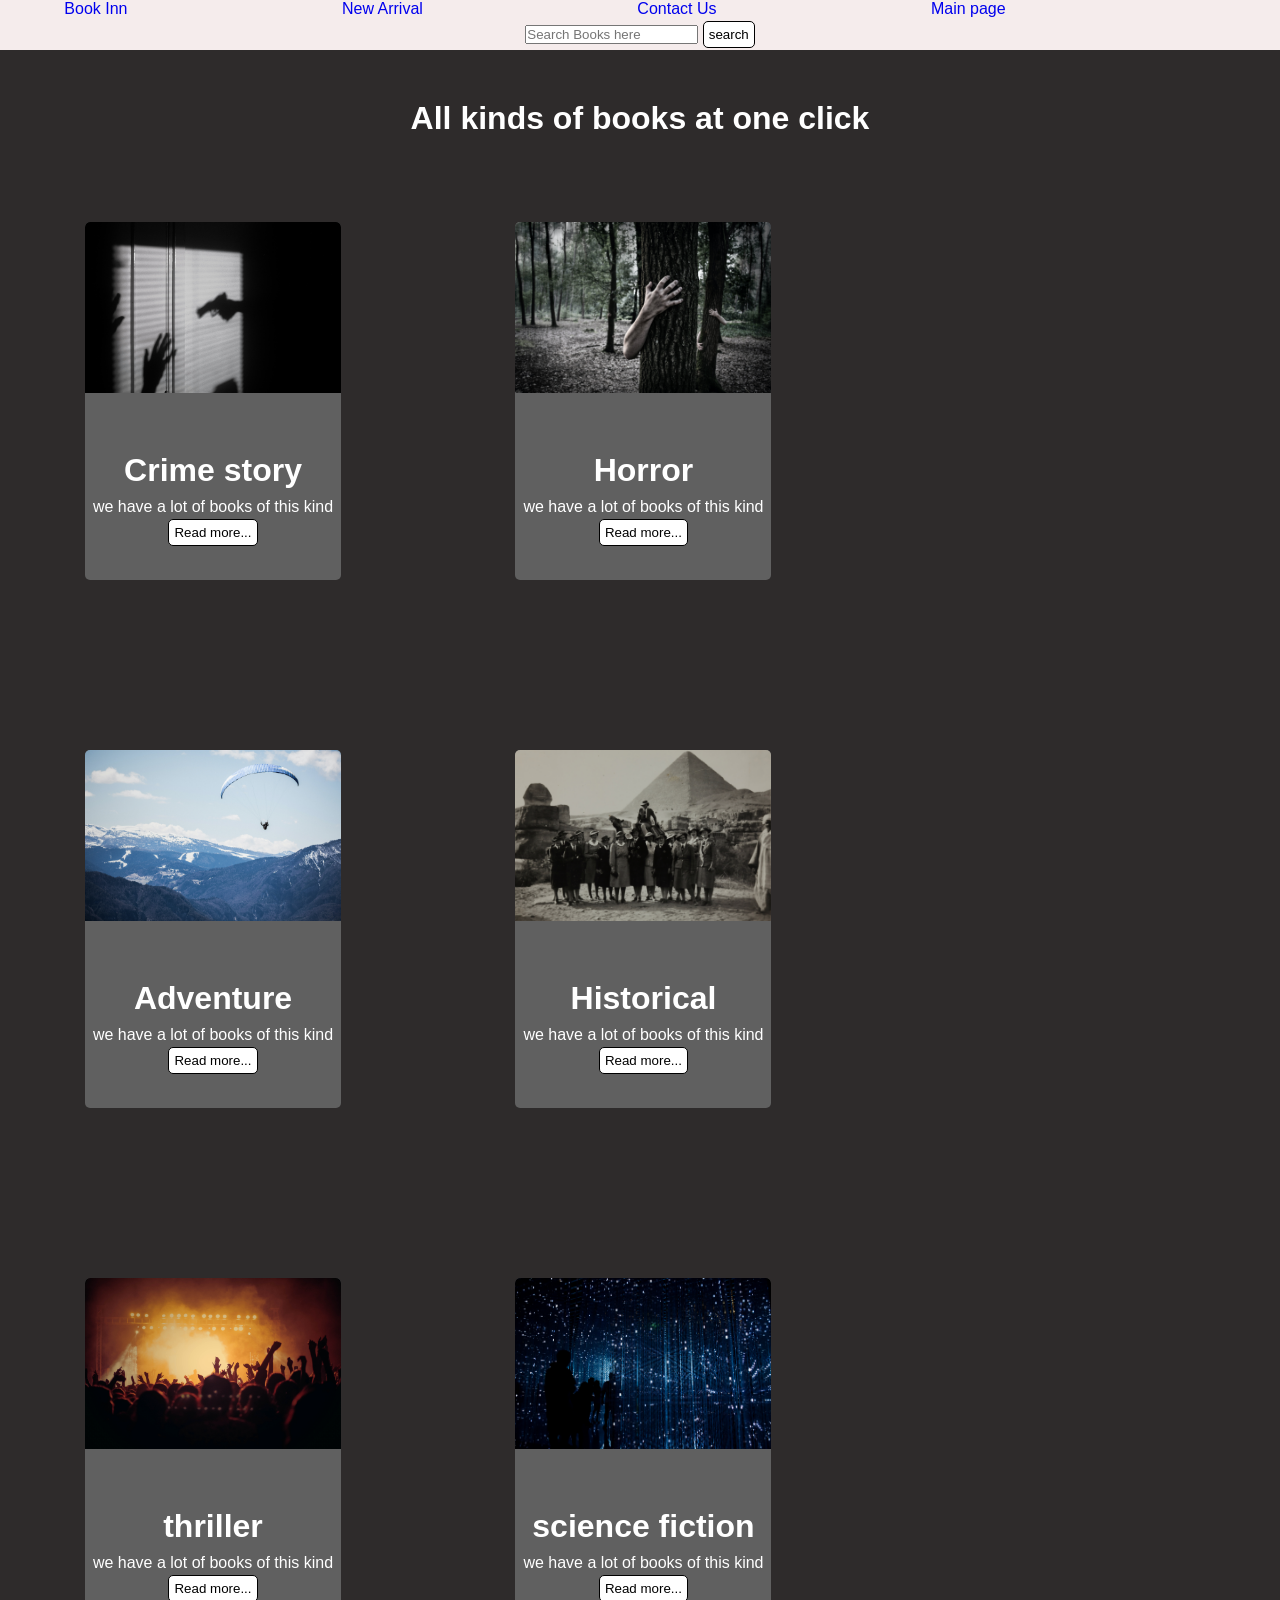
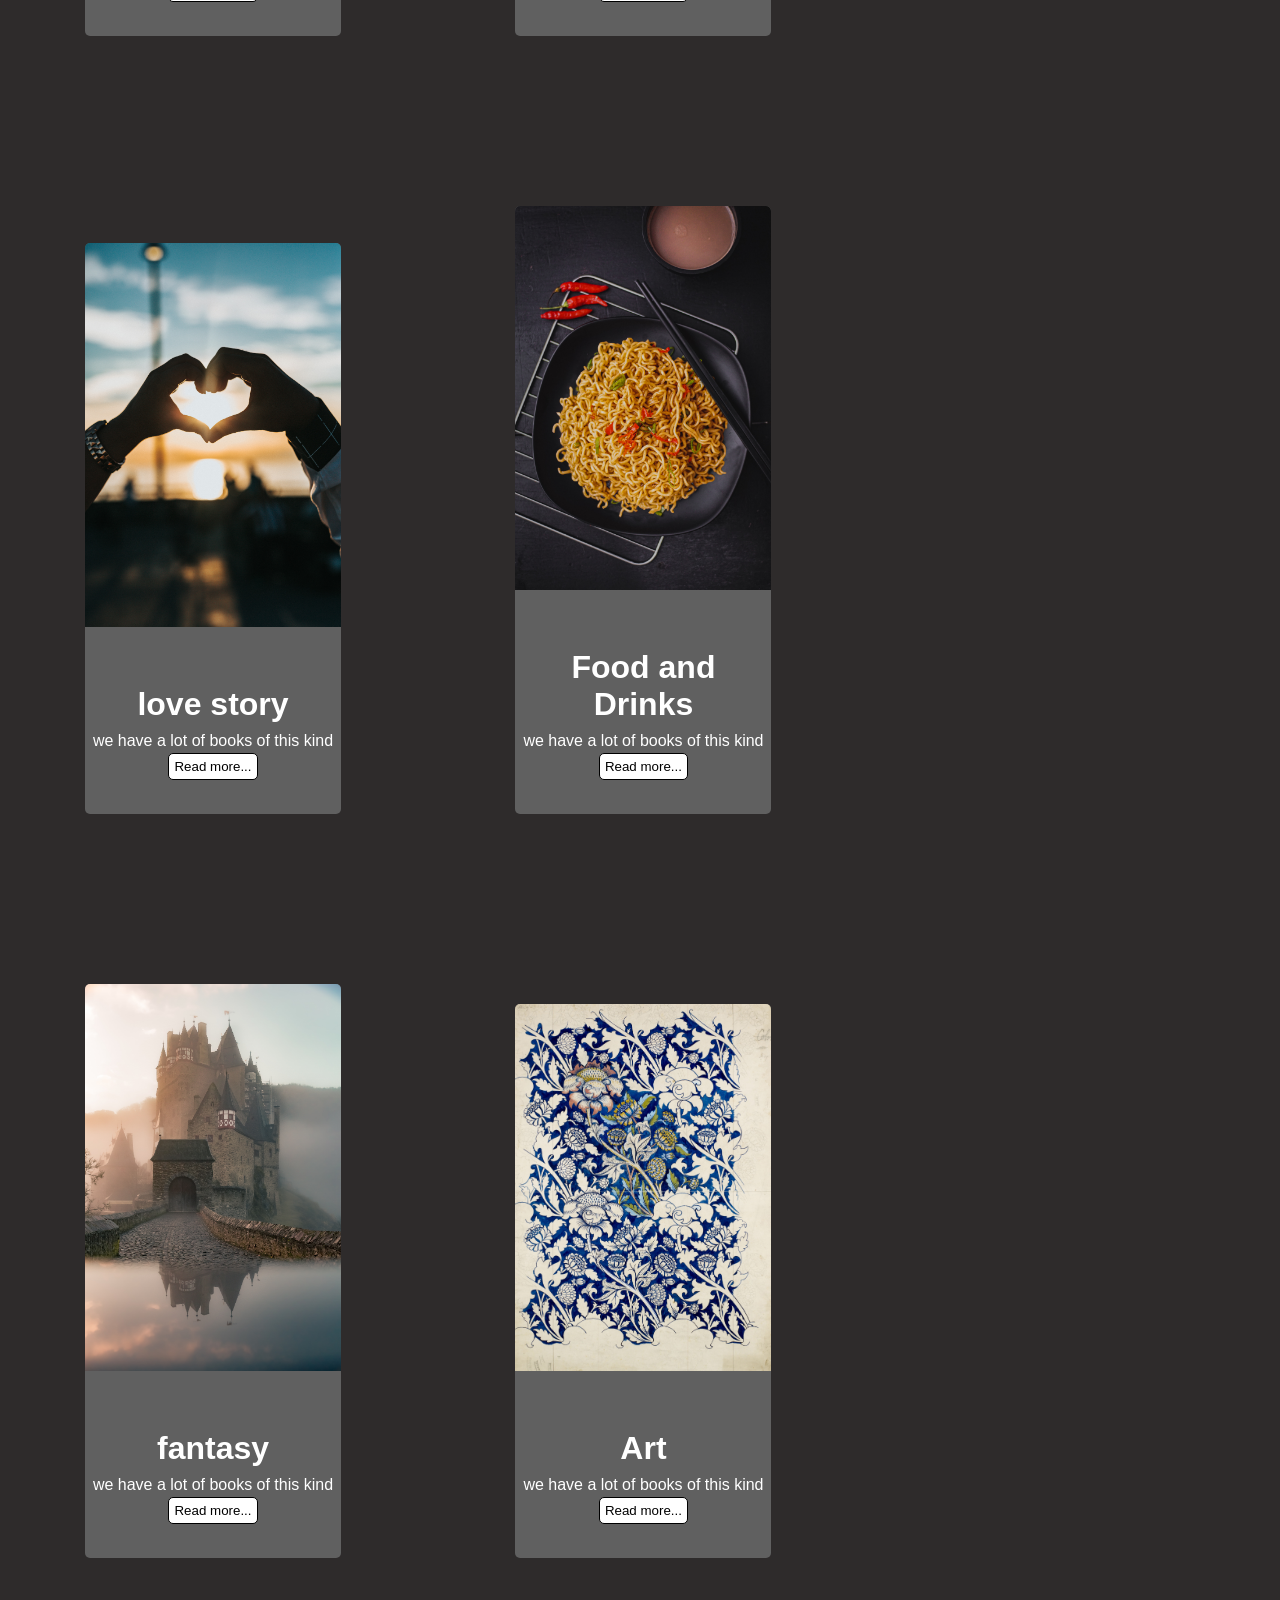
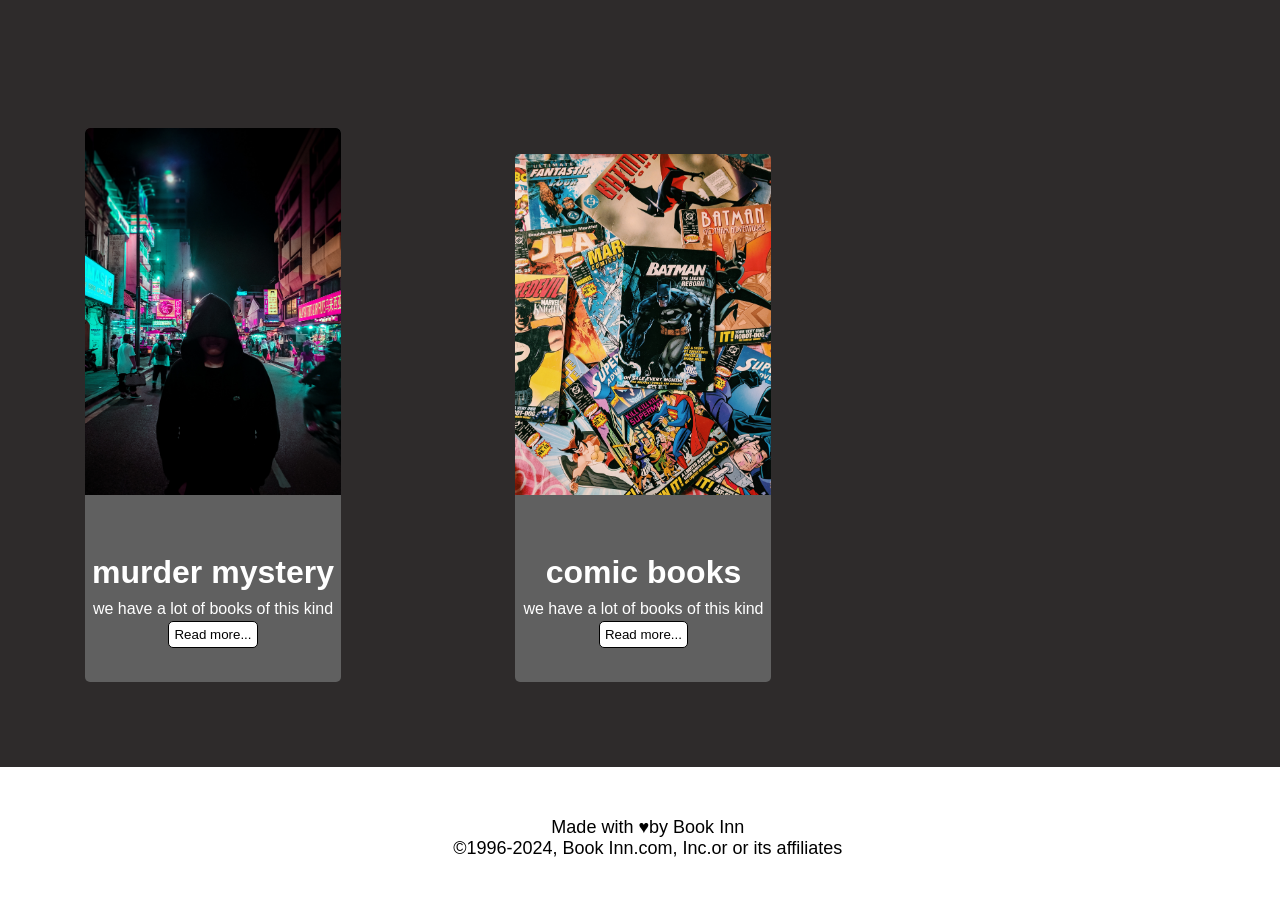
<file: featured-genre.html>
<!DOCTYPE html>
<html lang="en">
<head>
    <meta charset="UTF-8">
    <meta name="viewport" content="width=device-width, initial-scale=1.0">
    <title>CSS level 1</title>
    <style type="text/css"> 
    body{
         /* background-image: url('picture 8.jpg');   */
         /* background-size: cover;  */
          background-color:#2e2b2b; 
    }
    </style>
    <link rel="stylesheet" href="styless.css">
</head>
<body>
    <header>
    <div id="navbar">
     <a href="index.html" id="logo"> Book Inn</a>
     <a href="new-arrival.html">New Arrival</a>
     <a href="contact-us.html">Contact Us</a>
     <a href="index.html">Main page</a>
     <input placeholder="Search Books here">
     <button> search </button>
    </div>
    </header>
    <div class="main">
    <h1> All kinds of books at one click </h1>
     <div class="cards"> 
    <div class="image">  
    <img src="imdgs/crime story.jpg">
    </div>
    <div class="title"> 
     <h1>Crime story</h1>
    </div>
    <div class="des"> 
    <p>we have a lot of books of this kind</p>   
    <button>Read more...</button> 
    </div>
    </div>
           <!--cards-->

    <div class="cards"> 
        <div class="image">  
        <img src="imdgs/horror.jpg">
        </div>
        <div class="title"> 
         <h1>Horror</h1>
        </div>
        <div class="des"> 
        <p>we have a lot of books of this kind</p>   
        <button>Read more...</button> 
        </div>
        </div>  
            <!--cards-->

            <div class="cards"> 
                <div class="image">  
                <img src="imdgs/action and adventure.jpg">
                </div>
                <div class="title"> 
                 <h1>Adventure</h1>
                </div>
                <div class="des"> 
                <p>we have a lot of books of this kind</p>   
                <button>Read more...</button> 
                </div>
                </div>
                <!--cards-->
                <div class="cards"> 
                    <div class="image">  
                    <img src="imdgs/historical.jpg">
                    </div>
                    <div class="title"> 
                     <h1>Historical</h1>
                    </div>
                    <div class="des"> 
                    <p>we have a lot of books of this kind</p>   
                    <button>Read more...</button> 
                    </div>
                    </div>
                <!--cards-->
                <div class="cards"> 
                    <div class="image">  
                    <img src="imdgs/party.jpg">
                    </div>
                    <div class="title"> 
                     <h1>thriller</h1>
                    </div>
                    <div class="des"> 
                    <p>we have a lot of books of this kind</p>   
                    <button>Read more...</button> 
                    </div>
                    </div>
                <!--cards-->
                <div class="cards"> 
                    <div class="image">  
                    <img src="imdgs/science fiction.jpg">
                    </div>
                    <div class="title"> 
                     <h1>science fiction</h1>
                    </div>
                    <div class="des"> 
                    <p>we have a lot of books of this kind</p>   
                    <button>Read more...</button> 
                    </div>
                    </div>
                <!--cards-->
                <div class="cards"> 
                    <div class="image">  
                    <img src="imdgs/love story.jpg">
                    </div>
                    <div class="title"> 
                     <h1>love story</h1>
                    </div>
                    <div class="des"> 
                    <p>we have a lot of books of this kind</p>   
                    <button>Read more...</button> 
                    </div>
                    </div>  
                <!--cards-->
                <div class="cards"> 
                    <div class="image">  
                    <img src="imdgs/food.jpg">
                    </div>
                    <div class="title"> 
                     <h1>Food and Drinks</h1>
                    </div>
                    <div class="des"> 
                    <p>we have a lot of books of this kind</p>   
                    <button>Read more...</button> 
                    </div>
                    </div>  
                <!--cards-->
                <div class="cards"> 
                    <div class="image">  
                    <img src="imdgs/fantasy.jpg">
                    </div>
                    <div class="title"> 
                     <h1>fantasy</h1>
                    </div>
                    <div class="des"> 
                    <p>we have a lot of books of this kind</p>   
                    <button>Read more...</button> 
                    </div>
                    </div>
                <!--cards-->
                <div class="cards"> 
                    <div class="image">  
                    <img src="imdgs/arts and photography.jpg">
                    </div>
                    <div class="title"> 
                     <h1>Art</h1>
                    </div>
                    <div class="des"> 
                    <p>we have a lot of books of this kind</p>   
                    <button>Read more...</button> 
                    </div>
                    </div>
                <!--cards-->
                <div class="cards"> 
                    <div class="image">  
                    <img src="imdgs/murder mystery.jpg">
                    </div>
                    <div class="title"> 
                     <h1>murder mystery</h1>
                    </div>
                    <div class="des"> 
                    <p>we have a lot of books of this kind</p>   
                    <button>Read more...</button> 
                    </div>
                    </div>
                <!--cards-->
                <div class="cards"> 
                    <div class="image">  
                    <img src="imdgs/comedy.jpg">
                    </div>
                    <div class="title"> 
                     <h1>comic books</h1>
                    </div>
                    <div class="des"> 
                    <p>we have a lot of books of this kind</p>   
                    <button>Read more...</button> 
                    </div>
                    </div>  

                </div>
                <footer>
                    Made with &hearts;by Book Inn <br>
                    &#169;1996-2024, Book Inn.com, Inc.or or its affiliates
                </footer>
</body>
</html>
</file>
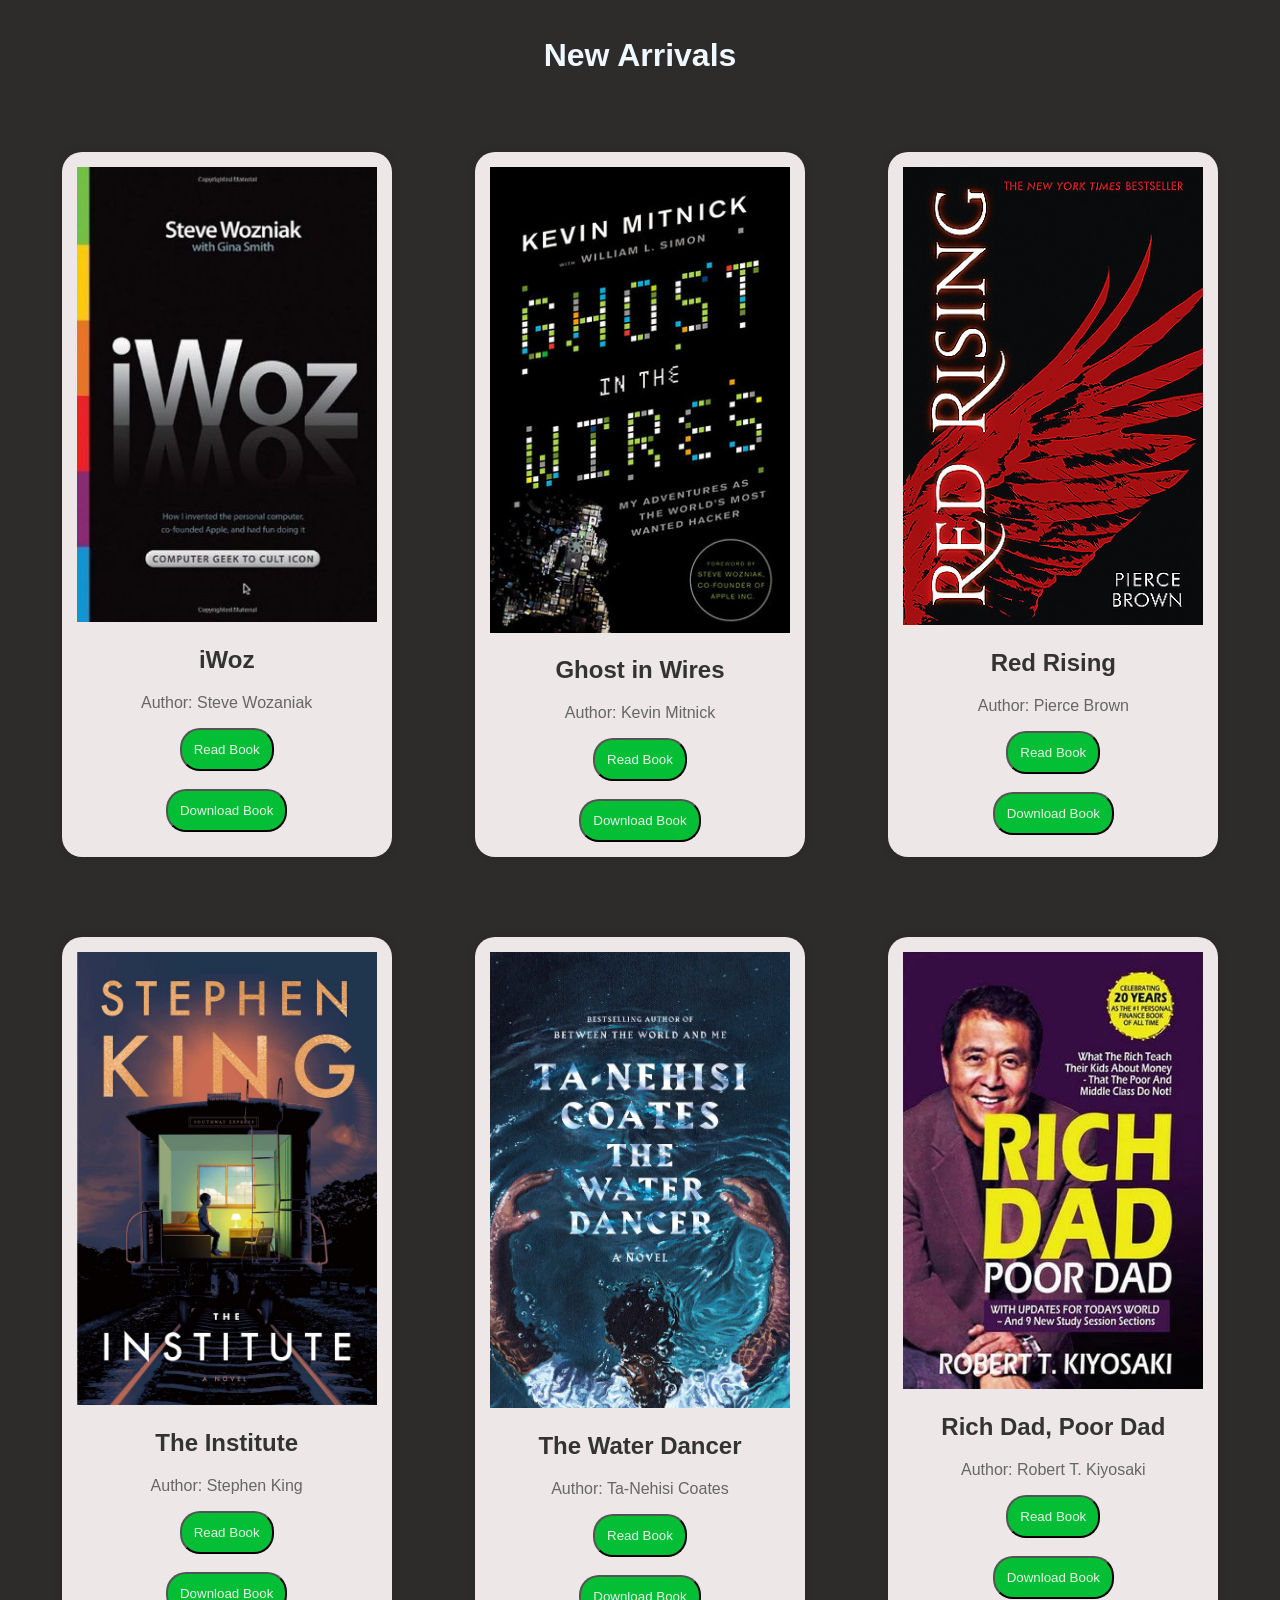
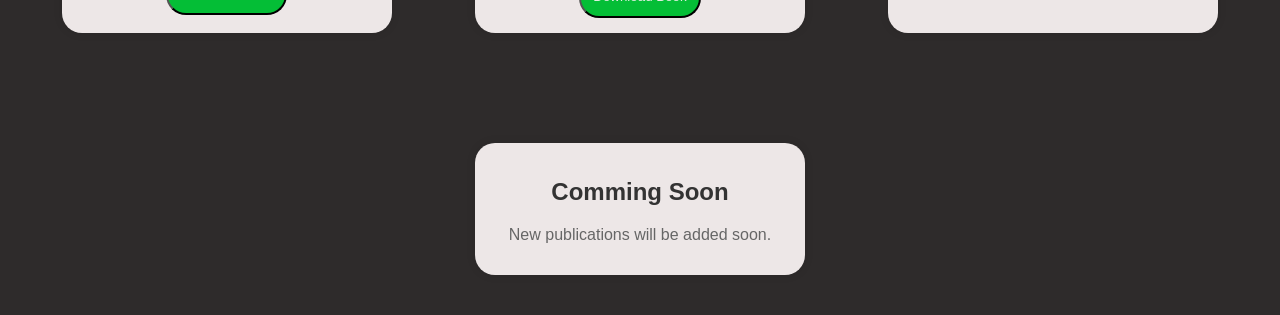
<file: new-arrival.html>
<!DOCTYPE html>
<html lang="en">
<head>
    <meta charset="UTF-8">
    <meta name="viewport" content="width=device-width, initial-scale=1.0">
    <link rel="stylesheet" href="styles.css">
    <title>New Arrivals - Bookstore</title>
</head>

<body>
    <header>
        <h1>New Arrivals</h1>
    </header>

    <section class="book-list">
        <article class="book">
            <img src="image\book001.jpg" alt="Book 1">
            <h2>iWoz</h2>
            <p>Author: Steve Wozaniak</p>
            <a href="https://drive.google.com/file/d/10miKTmG1hA_qYtWs0LiEtDh1rLJDNVcY/preview" target="_blank">
                <button class="button" type="button">Read Book</button><br><br>
            </a>
            <a href="https://drive.google.com/u/0/uc?id=10miKTmG1hA_qYtWs0LiEtDh1rLJDNVcY&export=download">
                <button class="button" type="button">Download Book</button>
            </a>
        </article>
    
        <article class="book">
            <img src="image\book002.jpg" alt="Book 2">
            <h2>Ghost in Wires</h2>
            <p>Author: Kevin Mitnick</p>
            <a href="https://drive.google.com/file/d/1OrjN-aJEp4NewPSKdJkwED5YYrNi7VEt/preview" target="_blank">
                <button class="button" type="button">Read Book</button><br><br>
            </a>
            <a href="https://drive.google.com/u/0/uc?id=1OrjN-aJEp4NewPSKdJkwED5YYrNi7VEt&export=download" target="_blank">
                <button class="button" type="button">Download Book</button>
            </a>
        </article>
    
        <article class="book">
            <img src="image\book003.jpg" alt="Book 3">
            <h2>Red Rising</h2>
            <p>Author: Pierce Brown</p>
            <a href="https://drive.google.com/file/d/126GIkZ83vdEQE-H9CIhmtujLmd-IPb0v/preview" target="_blank">
                <button class="button" type="button">Read Book</button><br><br>
            </a>
            <a href="https://drive.google.com/u/0/uc?id=126GIkZ83vdEQE-H9CIhmtujLmd-IPb0v&export=download" target="_blank">
                <button class="button" type="button">Download Book</button>
            </a>
        </article>
    </section>

    <section class="book-list">
        <article class="book">
            <img src="image\book004.jpg" alt="Book 4">
            <h2>The Institute</h2>
            <p>Author: Stephen King</p>
            <a href="https://drive.google.com/file/d/19OqT-8HNX-0XBe4XNRaaoppHPWTYbl-p/preview" target="_blank">
                <button class="button" type="button">Read Book</button><br><br>
            </a>
            <a href="https://drive.google.com/u/0/uc?id=19OqT-8HNX-0XBe4XNRaaoppHPWTYbl-p&export=download" target="_blank">
                <button class="button" type="button">Download Book</button>
            </a>
        </article>
    
        <article class="book">
            <img src="image\book005.jpg" alt="Book 5">
            <h2>The Water Dancer</h2>
            <p>Author: Ta-Nehisi Coates</p>
            <a href="https://drive.google.com/file/d/1kiRqyswjxOqufvDLHeJdkaBZMDt8-N_y/preview" target="_blank">
                <button class="button" type="button">Read Book</button><br><br>
            </a>
            <a href="https://drive.google.com/u/0/uc?id=1kiRqyswjxOqufvDLHeJdkaBZMDt8-N_y&export=download" target="_blank">
                <button class="button" type="button">Download Book</button>
            </a>
        </article>
    
        <article class="book">
            <img src="image\book006.jpg" alt="Book 6">
            <h2>Rich Dad, Poor Dad</h2>
            <p>Author: Robert T. Kiyosaki</p>
            <a href="https://drive.google.com/file/d/1DkWH4lNpXTDvlnlA42z0EciFpKJkJ3o5/view" target="_blank">
                <button class="button" type="button">Read Book</button><br><br>
            </a>
            <a href="https://drive.google.com/u/0/uc?id=1DkWH4lNpXTDvlnlA42z0EciFpKJkJ3o5&export=download" target="_blank">
                <button class="button" type="button">Download Book</button>
            </a>
        </article>
    </section>

    <section class="book-list">
        <article class="book" style="margin-top: 50px;">
            <h2>Comming Soon</h2>
            <p>New publications will be added soon.</p>
        </article>
    </section>


</body>
</html>
</file>
<file: styless.css>
*{
  margin:0px;
  padding:0px;
}
body{
  font-family:arial;
  color: white;
}
#navbar{
  background-color: #f5ecec;
  height: 50px;
  width: 100%;
  text-align: center;
  
}
a{
  margin-right: 210px;
  text-decoration: none;
}
h1{
  text-align: center;
  padding-top: 50px;
  color:white;
}
.cards{
  width: 20%;
  background-color:#606060 ;
  border-radius: 5px;
  margin: 85px;
  display:inline-block ;
} 
.image img{
  width: 100%;
  border-top-right-radius:5px;
  border-top-left-radius:5px;
}
.title{
  text-align: center;
  padding: 5px;
}
.des{
  text-align: center;
  padding: 4px;
}
button{
  margin-top:3px;
  margin-bottom:30px;
  background-color: white;
  border: 1px solid black;
  padding: 5px;
  border-radius: 5px;
  cursor: pointer;
}
button:hover{
  background-color: black;
  color:white;
  transition: 0.5s;
}
footer{
  font-size: large;
  padding: 50px;;
  height:30px;
  width: 93.4%;
  background-color: white;
  color:black;
  text-align: center;
}
</file>
<file: styles.css>
body {
    font-family: 'Arial', sans-serif;
    margin: 0;
    padding: 0;
    background-color: #2e2b2b;
}

header {
    background-color: #2e2b2b;
    color: aliceblue;
    text-align: center;
    padding: 1em 0;
}

.button{
    padding: 12px;
    border-radius: 20px;
    background-color: rgb(4, 190, 54);
    color: rgb(231, 239, 231);

}

.book-list {
    display: flex;
    flex-wrap: wrap;
    justify-content: space-around;
    padding: 20px;
}

.book {
    border-radius: 20px;
    width: 300px;
    margin: 20px;
    background-color: #ede7e7;
    box-shadow: 0 0 10px rgba(0, 0, 0, 0.1);
    padding: 15px;
    text-align: center;
}

.book img {
    max-width: 100%;
    height: auto;
}

h2 {
    color: #333;
}

p {
    color: #666;
}
</file>
